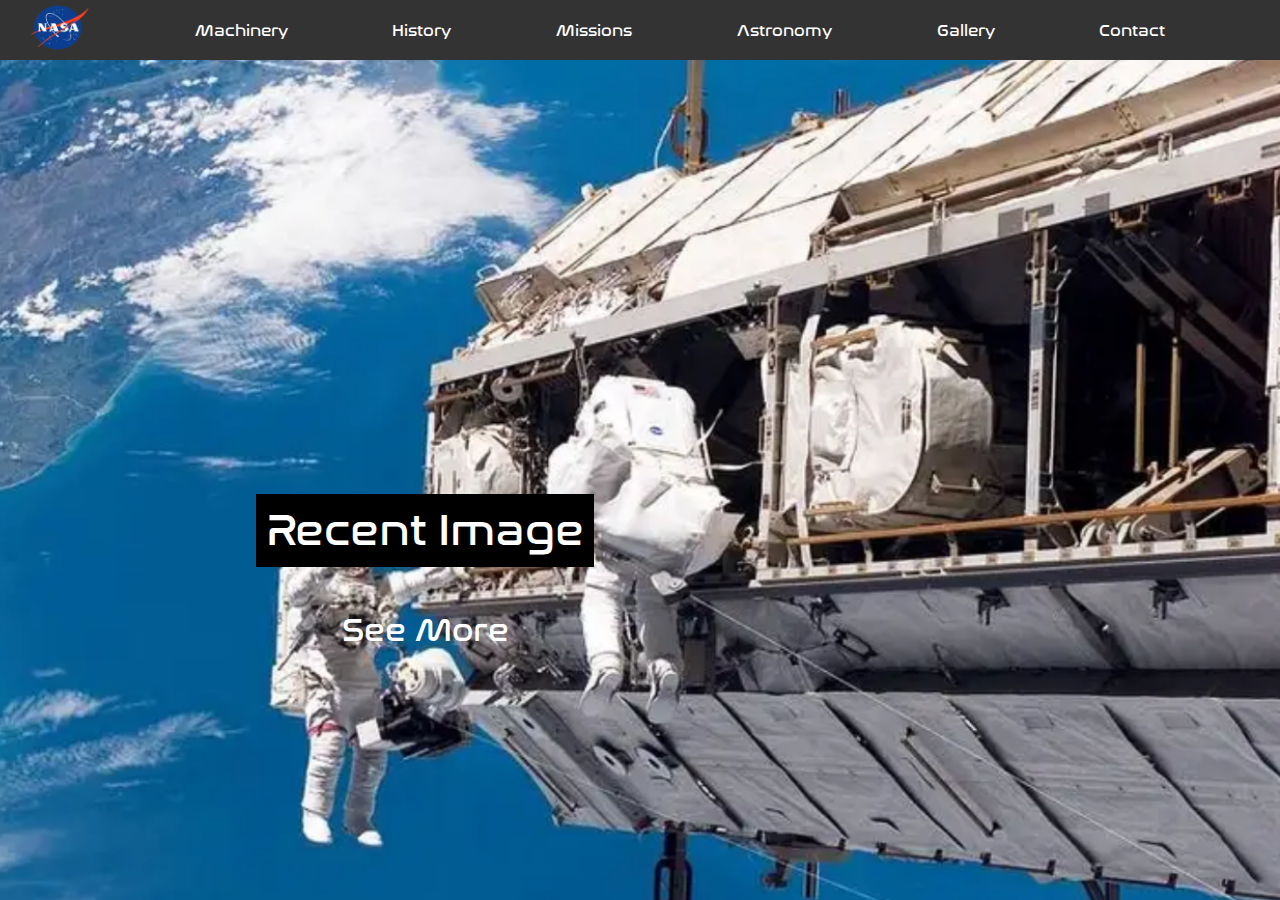
<file: docs/Nasa-main/Pages/index.html>
<!DOCTYPE html>
<html lang="en">
<head>
    <meta charset='utf-8'>
    <title>NASA</title>
    <meta name='viewport' content='width=device-width, initial-scale=1'>
    <link rel='stylesheet' type='text/css' media='screen' href='../Styles/index.css'>
</head>
<body>

    <!-- Menu -->
    <header>
        <a href="index.html" class="logo">
            <img src="../Images/logo.png" alt="NASA Logo" width="60" height="50">
        </a>
        <nav>
            <a href="machinery.html">Machinery</a>
            <a href="history.html">History</a>
            <a href="missions.html">Missions</a>
            <a href="astronomy.html">Astronomy</a>
            <a href="gallery.html">Gallery</a>
            <a href="contact.html">Contact</a>
        </nav>
    </header>

    <!-- Centered Content -->
    <div class="content">
        <p class="recent-image">Recent Image</p>
        <p class="see-more">See More</p>
    </div>

</body>
</html>
</file>
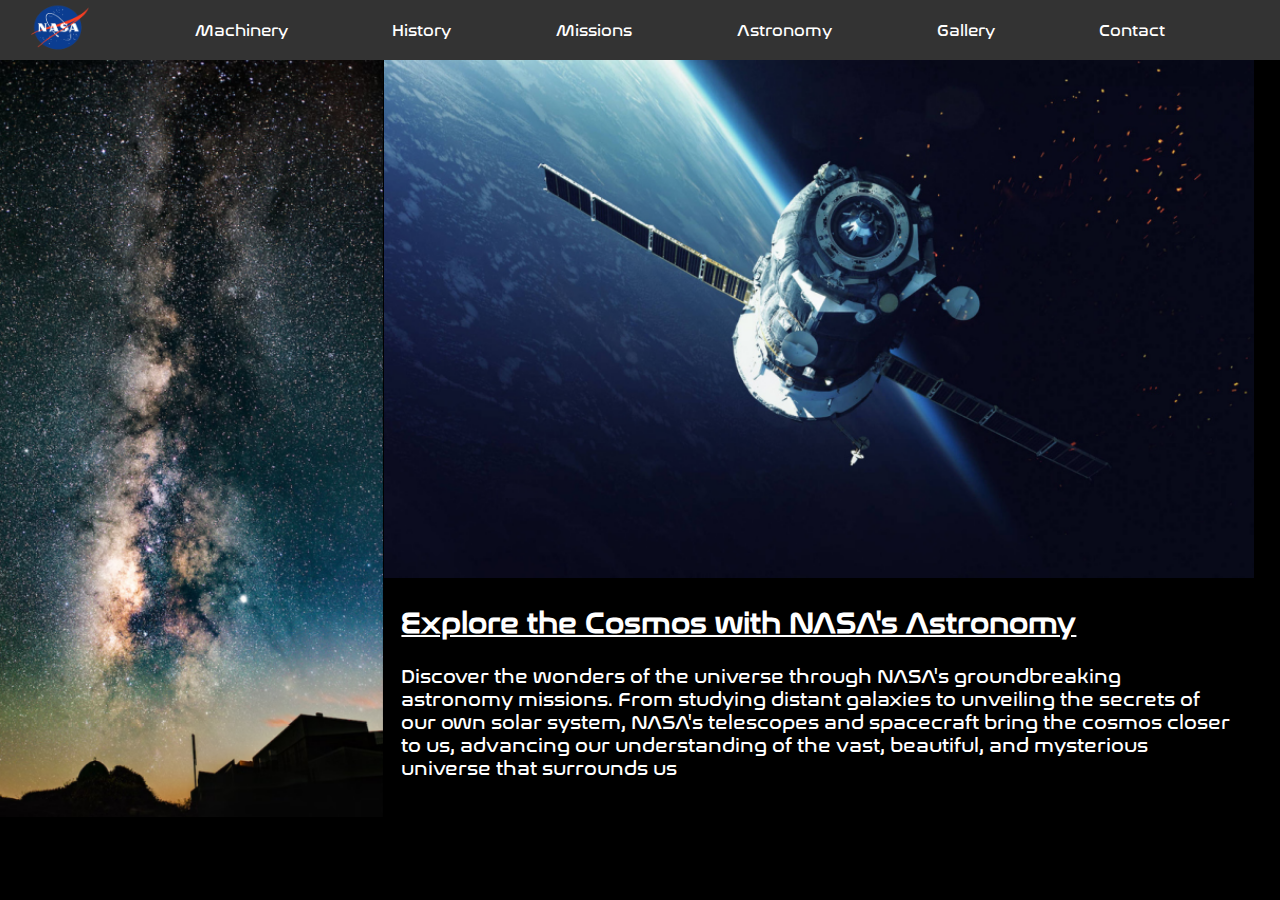
<file: docs/Nasa-main/Pages/astronomy.html>
<!DOCTYPE html>
<html lang="en">
<head>
    <meta charset='utf-8'>
    <title>Missions</title>
    <meta name='viewport' content='width=device-width, initial-scale=1'>
    <link rel='stylesheet' type='text/css' media='screen' href='../Styles/astronomy.css'>
</head>
<body>

    <!-- Menu -->
    <header>
        <a href="index.html" class="logo">
            <img src="../Images/logo.png" alt="NASA Logo" width="60" height="50">
        </a>
        <nav>
            <a href="machinery.html">Machinery</a>
            <a href="history.html">History</a>
            <a href="missions.html">Missions</a>
            <a href="astronomy.html">Astronomy</a>
            <a href="gallery.html">Gallery</a>
            <a href="contact.html">Contact</a>
        </nav>
    </header>

    <div class="container">
        <div class="container-left">
            <img src="../Images/astronomy_1.png">
        </div>
        <div class="container-right">
            <img src="../Images/astronomy_2.png">
            <div class="container-right-text">
                <h2>Explore the Cosmos with NASA's Astronomy</h2>
                <p>
                    Discover the wonders of the universe through NASA's groundbreaking astronomy missions.
                    From studying distant galaxies to unveiling the secrets of our own solar system, NASA's
                    telescopes and spacecraft bring the cosmos closer to us, advancing our understanding of the
                    vast, beautiful, and mysterious universe that surrounds us
                </p>
            </div>
        </div>
    </div>

</body>
</html>
</file>
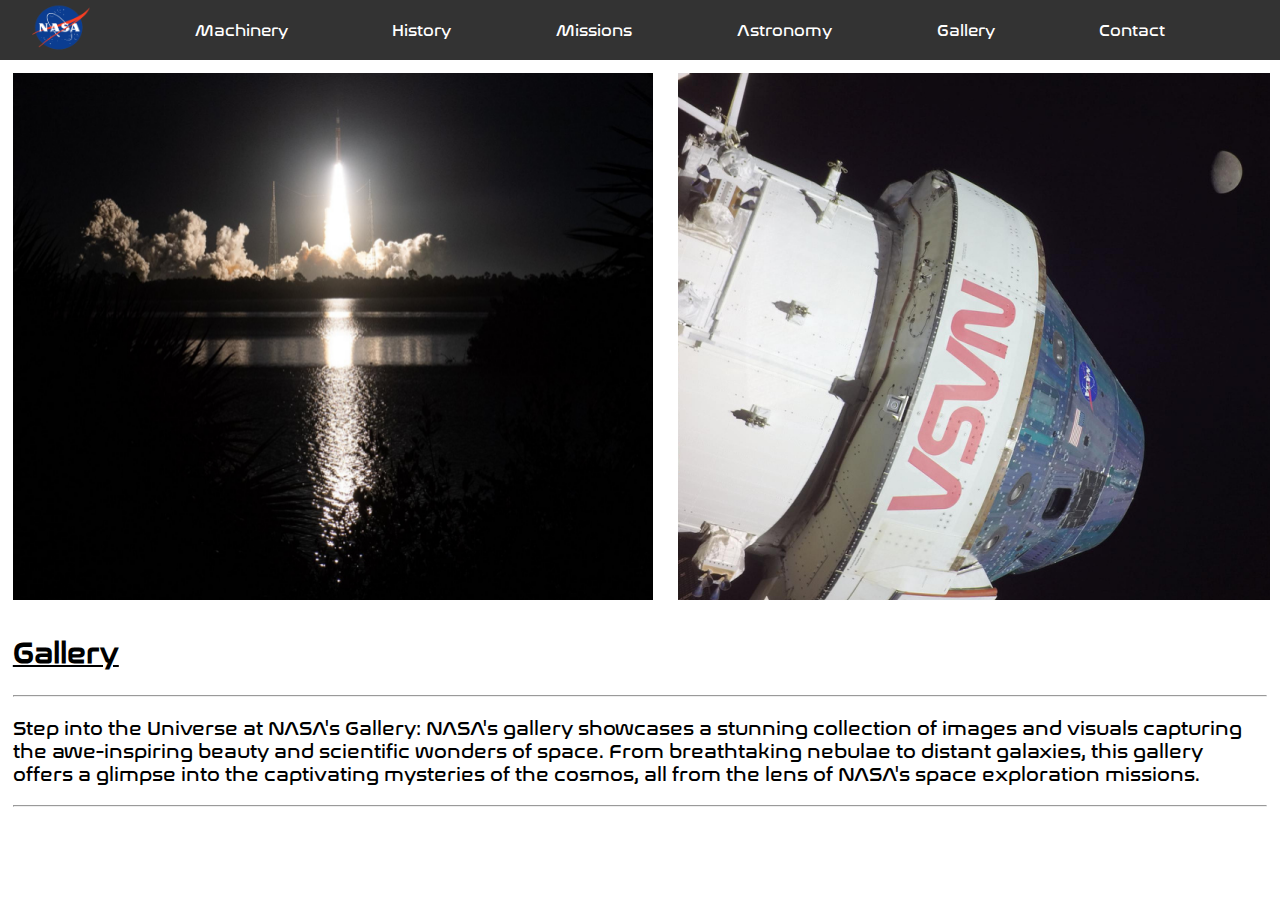
<file: docs/Nasa-main/Pages/gallery.html>
<!DOCTYPE html>
<html lang="en">
<head>
    <meta charset='utf-8'>
    <title>Missions</title>
    <meta name='viewport' content='width=device-width, initial-scale=1'>
    <link rel='stylesheet' type='text/css' media='screen' href='../Styles/gallery.css'>
</head>
<body>

    <!-- Menu -->
    <header>
        <a href="index.html" class="logo">
            <img src="../Images/logo.png" alt="NASA Logo" width="60" height="50">
        </a>
        <nav>
            <a href="machinery.html">Machinery</a>
            <a href="history.html">History</a>
            <a href="missions.html">Missions</a>
            <a href="astronomy.html">Astronomy</a>
            <a href="gallery.html">Gallery</a>
            <a href="contact.html">Contact</a>
        </nav>
    </header>

    <div class="container">
        <div class="container-top">
            <img width="50%" src="../Images/gallery_1.png">
            <img width="50%" src="../Images/gallery_2.png">
        </div>
        <div class="container-bottom">
            <h2>Gallery</h2>
            <hr>
            <p>
                Step into the Universe at NASA's Gallery: NASA's gallery showcases a stunning collection of images and visuals capturing the
                awe-inspiring beauty and scientific wonders of space. From breathtaking nebulae to distant galaxies, this gallery offers a
                glimpse into the captivating mysteries of the cosmos, all from the lens of NASA's space exploration missions.
            </p>
            <hr>
        </div>
    </div>
    
</body>
</html>
</file>
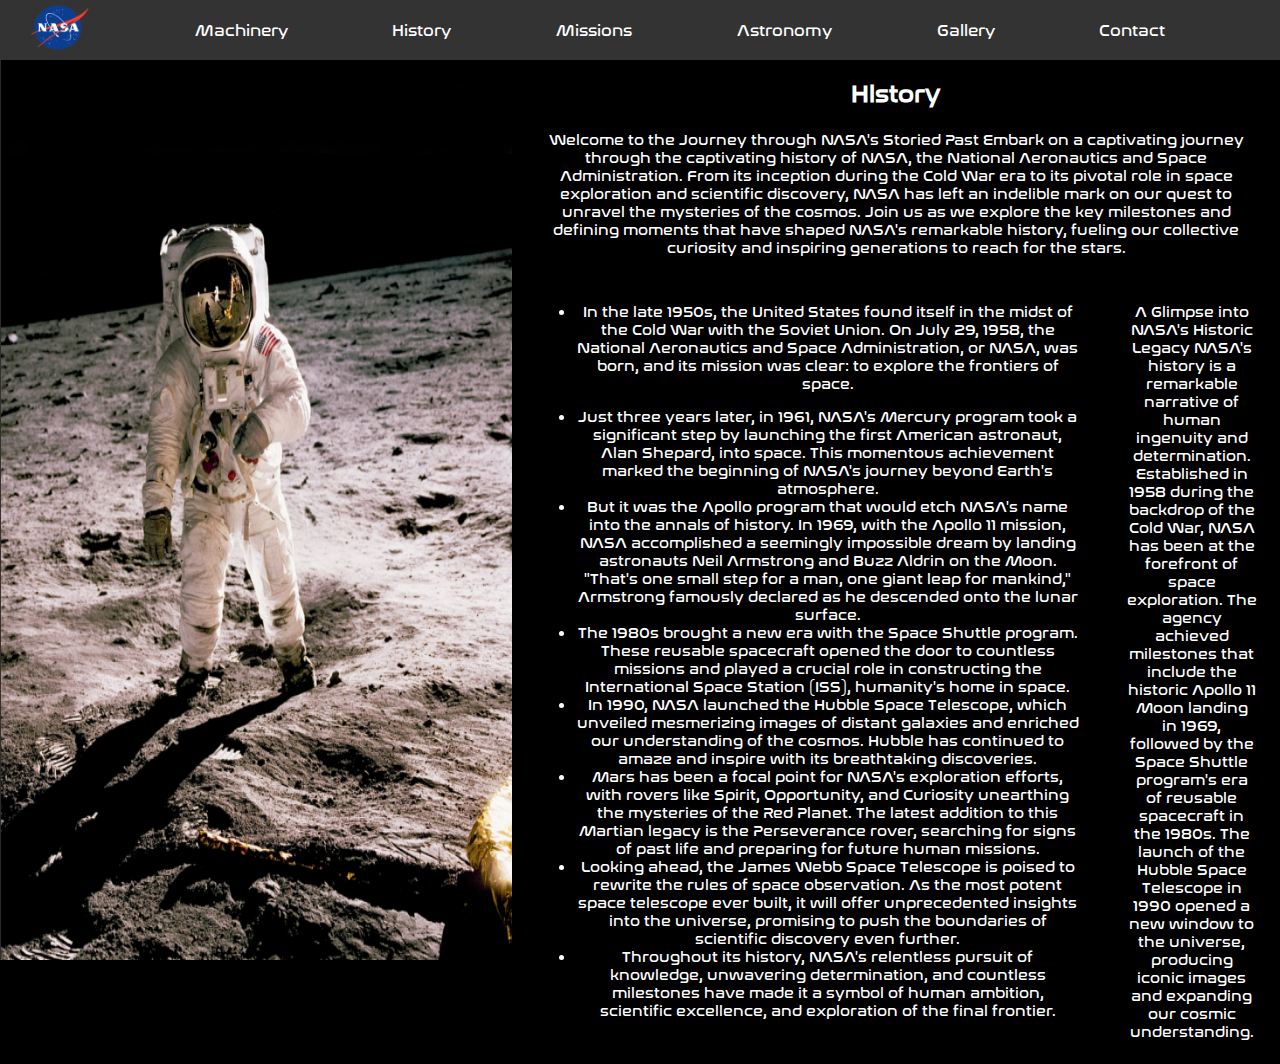
<file: docs/Nasa-main/Pages/history.html>
<!DOCTYPE html>
<html lang="en">
<head>
    <meta charset="utf-8">
    <title>History</title>
    <meta name="viewport" content="width=device-width, initial-scale=1">
    <link rel="stylesheet" type="text/css" media="screen" href="../Styles/history.css">
</head>
<body>

    <!-- Menu -->
    <header>
        <a href="index.html" class="logo">
            <img src="../Images/logo.png" alt="NASA Logo" width="60" height="50">
        </a>
        <nav>
            <a href="machinery.html">Machinery</a>
            <a href="history.html">History</a>
            <a href="missions.html">Missions</a>
            <a href="astronomy.html">Astronomy</a>
            <a href="gallery.html">Gallery</a>
            <a href="contact.html">Contact</a>
        </nav>
    </header>

    <!-- Content -->
    <div class="content">
        <img src="../Images/history.png" alt="Image">

        <div class="right-column">
            <div class="content-top">
                <h2>History</h2>
                <p class="text text-top">
                    Welcome to the Journey through NASA's Storied Past
                    Embark on a captivating journey through the captivating history of NASA, the National Aeronautics and Space
                    Administration. From its inception during the Cold War era to its pivotal role in space exploration and scientific discovery,
                    NASA has left an indelible mark on our quest to unravel the mysteries of the cosmos. Join us as we explore the key
                    milestones and defining moments that have shaped NASA's remarkable history, fueling our collective curiosity and inspiring
                    generations to reach for the stars.
                </p>
            </div>
            <div class="content-bottom">
                <ul class="text text-bottom-left">
                    <li>In the late 1950s, the United States found itself in the midst of the Cold War with the Soviet Union. On July 29, 1958, the National Aeronautics and Space Administration, or NASA, was born, and its mission was clear: to explore the frontiers of space.</p>
                    <li>Just three years later, in 1961, NASA's Mercury program took a significant step by launching the first American astronaut, Alan Shepard, into space. This momentous achievement marked the beginning of NASA's journey beyond Earth's atmosphere.</li>
                    <li>But it was the Apollo program that would etch NASA's name into the annals of history. In 1969, with the Apollo 11 mission, NASA accomplished a seemingly impossible dream by landing astronauts Neil Armstrong and Buzz Aldrin on the Moon. "That's one small step for a man, one giant leap for mankind," Armstrong famously declared as he descended onto the lunar surface.</li>
                    <li>The 1980s brought a new era with the Space Shuttle program. These reusable spacecraft opened the door to countless missions and played a crucial role in constructing the International Space Station (ISS), humanity's home in space.</li>
                    <li>In 1990, NASA launched the Hubble Space Telescope, which unveiled mesmerizing images of distant galaxies and enriched our understanding of the cosmos. Hubble has continued to amaze and inspire with its breathtaking discoveries.</li>
                    <li>Mars has been a focal point for NASA's exploration efforts, with rovers like Spirit, Opportunity, and Curiosity unearthing the mysteries of the Red Planet. The latest addition to this Martian legacy is the Perseverance rover, searching for signs of past life and preparing for future human missions.</li>
                    <li>Looking ahead, the James Webb Space Telescope is poised to rewrite the rules of space observation. As the most potent space telescope ever built, it will offer unprecedented insights into the universe, promising to push the boundaries of scientific discovery even further.</li>
                    <li>Throughout its history, NASA's relentless pursuit of knowledge, unwavering determination, and countless milestones have made it a symbol of human ambition, scientific excellence, and exploration of the final frontier.</p>
                </ul>
                <p class="text text-bottom-right">
                    A Glimpse into NASA's
                    Historic Legacy
                    NASA's history is a
                    remarkable narrative of
                    human ingenuity and
                    determination.
                    Established in 1958
                    during the backdrop of
                    the Cold War, NASA has
                    been at the forefront of
                    space exploration. The
                    agency achieved
                    milestones that include
                    the historic Apollo 11
                    Moon landing in 1969,
                    followed by the Space
                    Shuttle program's era of
                    reusable spacecraft in
                    the 1980s. The launch of
                    the Hubble Space
                    Telescope in 1990
                    opened a new window
                    to the universe,
                    producing iconic
                    images and expanding
                    our cosmic
                    understanding.
                </p>
            </div>
        </div>
    </div>

</body>
</html>
</file>
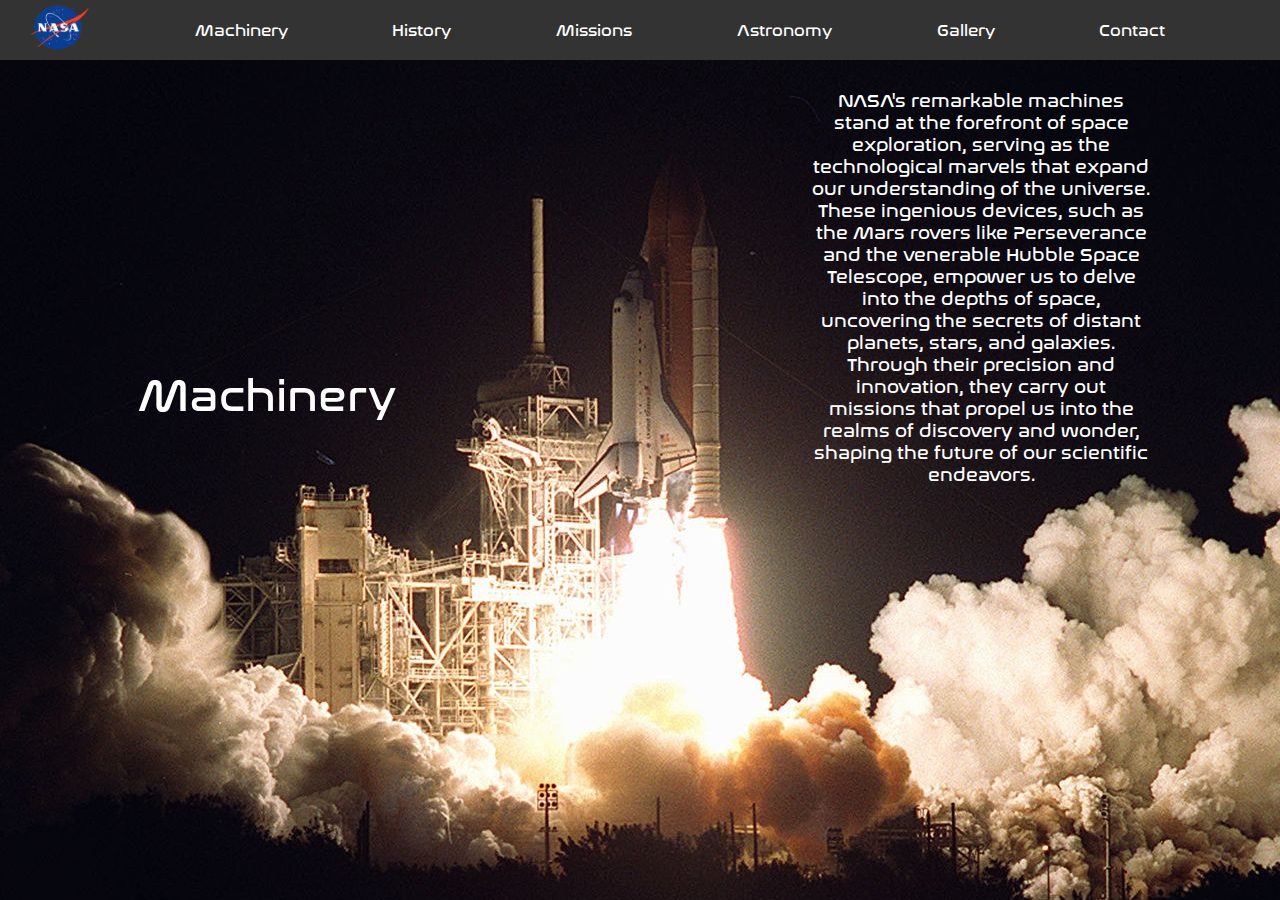
<file: docs/Nasa-main/Pages/machinery.html>
<!DOCTYPE html>
<html lang="en">
<head>
    <meta charset="utf-8">
    <title>Machinery</title>
    <meta name="viewport" content="width=device-width, initial-scale=1">
    <link rel="stylesheet" type="text/css" media="screen" href="../Styles/machinery.css">
</head>
<body>

    <!-- Menu -->
    <header>
        <a href="index.html" class="logo">
            <img src="../Images/logo.png" alt="NASA Logo" width="60" height="50">
        </a>
        <nav>
            <a href="machinery.html">Machinery</a>
            <a href="history.html">History</a>
            <a href="missions.html">Missions</a>
            <a href="astronomy.html">Astronomy</a>
            <a href="gallery.html">Gallery</a>
            <a href="contact.html">Contact</a>
        </nav>
    </header>

    <!-- Content -->
    <div class="content">
        <div class="column">
            <p class="content-title">Machinery</p>
        </div>
        <div class="column">
        </div>
        <div class="column">
            <p class="content-text">NASA's remarkable machines stand at the forefront of space exploration, serving as the technological marvels that expand our understanding of the universe. These ingenious devices, such as the Mars rovers like Perseverance and the venerable Hubble Space Telescope, empower us to delve into the depths of space, uncovering the secrets of distant planets, stars, and galaxies. Through their precision and innovation, they carry out missions that propel us into the realms of discovery and wonder, shaping the future of our scientific endeavors.</p>
        </div>
    </div>

</body>
</html>
</file>
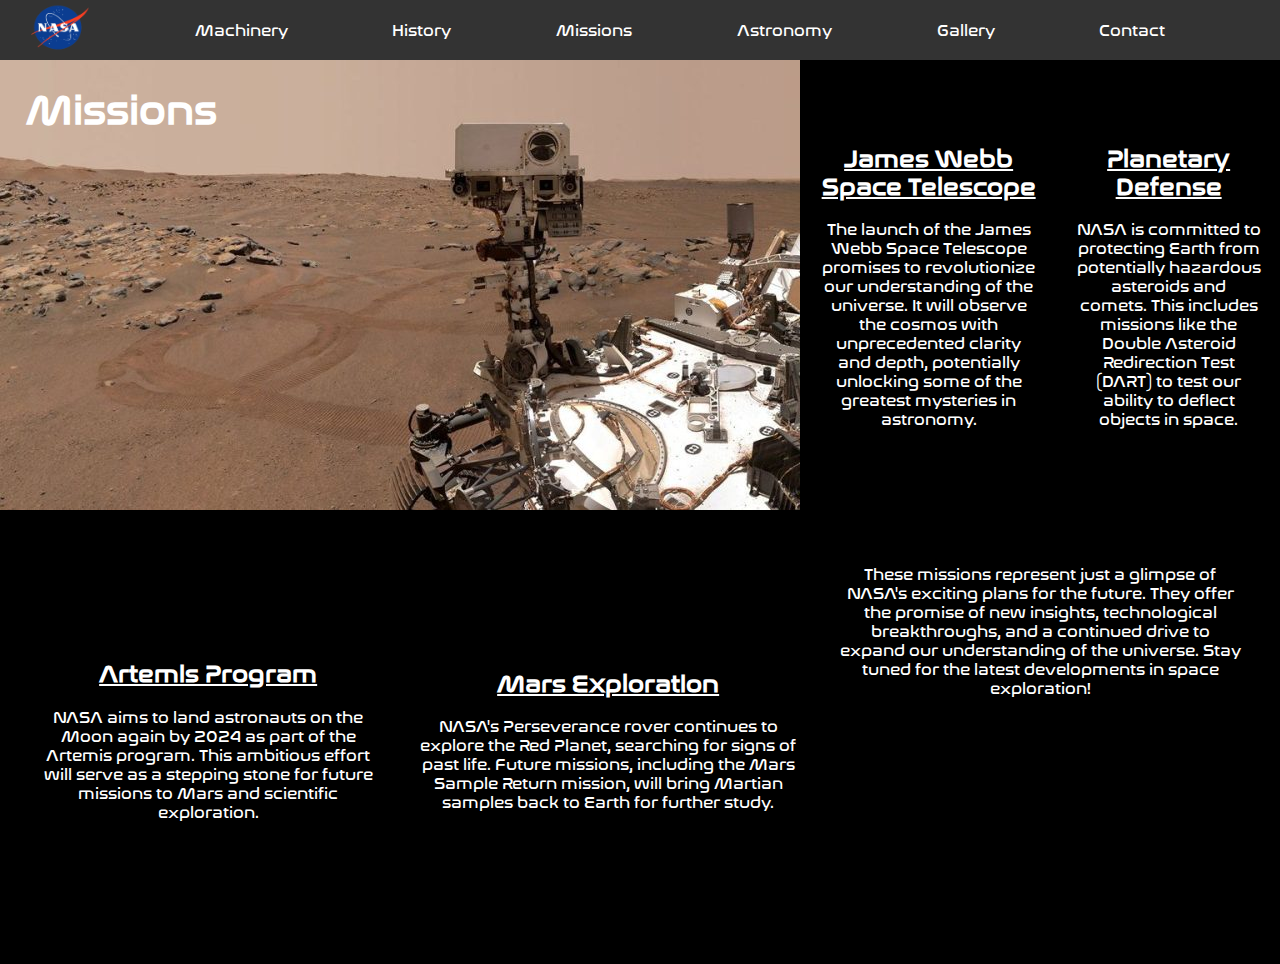
<file: docs/Nasa-main/Pages/missions.html>
<!DOCTYPE html>
<html lang="en">
<head>
    <meta charset='utf-8'>
    <title>Missions</title>
    <meta name='viewport' content='width=device-width, initial-scale=1'>
    <link rel='stylesheet' type='text/css' media='screen' href='../Styles/missions.css'>
</head>
<body>

    <!-- Menu -->
    <header>
        <a href="index.html" class="logo">
            <img src="../Images/logo.png" alt="NASA Logo" width="60" height="50">
        </a>
        <nav>
            <a href="machinery.html">Machinery</a>
            <a href="history.html">History</a>
            <a href="missions.html">Missions</a>
            <a href="astronomy.html">Astronomy</a>
            <a href="gallery.html">Gallery</a>
            <a href="contact.html">Contact</a>
        </nav>
    </header>

    <div class="content">
        <div class="content-left">
            <div class="content-left-top">
                <h1>Missions</h1>
                <img src="../Images/missions.jpg">
            </div>
            <div class="content-left-bottom">
                <div class="content-left-bottom-text-left">
                    <h2>Artemis Program</h2>
                    <p>NASA aims to land
                        astronauts on the Moon
                        again by 2024 as part of
                        the Artemis program.
                        This ambitious effort will
                        serve as a stepping
                        stone for future missions
                        to Mars and scientific
                        exploration.
                        </p>
                </div>
                <div class="content-left-bottom-text-right">
                    <h2>Mars Exploration</h2>
                    <p>NASA's Perseverance
                        rover continues to
                        explore the Red
                        Planet, searching for
                        signs of past life.
                        Future missions,
                        including the Mars
                        Sample Return
                        mission, will bring
                        Martian samples
                        back to Earth for
                        further study.
                        </p>
                </div>
            </div>
        </div>

        <div class="content-right">
            <div class="content-right-top">
                <div class="content-right-top-text-left">
                    <h2>James Webb Space
                        Telescope</h2>
                    <p>
                        The launch of the
                        James Webb
                        Space Telescope
                        promises to
                        revolutionize our
                        understanding of
                        the universe. It
                        will observe the
                        cosmos with
                        unprecedented
                        clarity and depth,
                        potentially
                        unlocking some
                        of the greatest
                        mysteries in
                        astronomy.
                    </p>
                </div>
                <div class="content-right-top-text-right">
                    <h2>Planetary Defense</h2>
                    <p>
                        NASA is committed to
                        protecting Earth from
                        potentially hazardous
                        asteroids and comets.
                        This includes missions
                        like the Double
                        Asteroid Redirection
                        Test (DART) to test our
                        ability to deflect
                        objects in space.
                    </p>
                </div>
            </div>
            <div class="content-right-bottom">
                <p>
                    These missions represent just a glimpse of NASA's
                    exciting plans for the future. They offer the promise of
                    new insights, technological breakthroughs, and a
                    continued drive to expand our understanding of the
                    universe. Stay tuned for the latest developments in space
                    exploration!
                </p>
            </div>
        </div>
    </div>

</body>
</html>
</file>
<file: docs/Nasa-main/Styles/index.css>
body {
    margin: 0;
    padding: 0;
    font-family: 'Nasalization', sans-serif;

    /* Background */
    background-image: url('../Images/background.png');
    background-size: cover;
    background-position: right;
    background-attachment: fixed;
}

/* Header */
header {
    background-color: #333;
    height: 60px;
    display: flex;
    align-items: center;
    padding: 0 20px;
}
header a {
    text-decoration: none;
    color: white;
    padding: 10px;
}
header nav {
    flex-grow: 1;
    display: flex;
    justify-content: space-evenly;
}

/* Content */
.content {
    /* Positioning */
    display: flex;
    position: absolute;
    top: 50%;
    left: 20%;

    /* Direction */
    flex-direction: column;
    flex-wrap: wrap;
    align-items: center;
}
.recent-image {
    background-color: black;
    color: white;
    padding: 10px;
    font-size: 44px;
}
.see-more {
    background-color: transparent;
    color: white;
    font-size: 32px;
    margin: 0;
}

/* Font */
@font-face {
    font-family: 'Nasalization';
    src: url('../Fonts/nasalization.otf') format('opentype');
}
</file>
<file: docs/Nasa-main/Styles/astronomy.css>
body {
    margin: 0;
    padding: 0;
    font-family: 'Nasalization', sans-serif;
    background-color: black;
}

/* Header */
header {
    background-color: #333;
    height: 60px;
    display: flex;
    align-items: center;
    padding: 0 20px;
}
header a {
    text-decoration: none;
    color: white;
    padding: 10px;
}
header nav {
    flex-grow: 1;
    display: flex;
    justify-content: space-evenly;
}

/* */
.container {
    display: flex;
}
h2 {
    text-decoration-line: underline;
}

/* */
.container-left {
    width: 30%;
}
.container-left img {
    width: 100%;
}
.container-right {
    width: 68%;
}
.container-right img {
    width: 100%;
}

/* */
.container-right {
    color: white;
}
.container-right-text {
    margin: 2%;
    font-size: larger;
}

/* Font */
@font-face {
    font-family: 'Nasalization';
    src: url('../Fonts/nasalization.otf') format('opentype');
}
</file>
<file: docs/Nasa-main/Styles/gallery.css>
body {
    margin: 0;
    padding: 0;
    font-family: 'Nasalization', sans-serif;
}

/* Header */
header {
    background-color: #333;
    height: 60px;
    display: flex;
    align-items: center;
    padding: 0 20px;
}
header a {
    text-decoration: none;
    color: white;
    padding: 10px;
}
header nav {
    flex-grow: 1;
    display: flex;
    justify-content: space-evenly;
}

img, .container-bottom {
    margin: 1%;
    font-size: larger;
}
h2 {
    text-decoration-line: underline;
}

.container-top {
    display: flex;
}

/* Font */
@font-face {
    font-family: 'Nasalization';
    src: url('../Fonts/nasalization.otf') format('opentype');
}
</file>
<file: docs/Nasa-main/Styles/history.css>
body {
    margin: 0;
    padding: 0;
    font-family: 'Nasalization', sans-serif;
    background-color: black;
}

/* Header */
header {
    background-color: #333;
    height: 60px;
    display: flex;
    align-items: center;
    padding: 0 20px;
}
header a {
    text-decoration: none;
    color: white;
    padding: 10px;
}
header nav {
    flex-grow: 1;
    display: flex;
    justify-content: space-evenly;
}

/* Content */
.content {
    display: flex;
}
.content img {
    height: 100vh;
    width: 40%;
}
.content-top h2 {
    font-size: 24px;
    color: white;
    display: flex;
    justify-content: center;
}
.right-column {
    flex: 1; /* Take remaining space in the flex container */
}
.content-bottom {
    display: flex;
}
.text {
    margin: 3%;
    text-align: center;
    font-size: 15px;
    color: white;
}
.text-bottom-right {
    width: 100%;
}

/* Font */
@font-face {
    font-family: 'Nasalization';
    src: url('../Fonts/nasalization.otf') format('opentype');
}
</file>
<file: docs/Nasa-main/Styles/machinery.css>
body {
    margin: 0;
    padding: 0;
    font-family: 'Nasalization', sans-serif;
    background-image: url('../Images/machinery.jpg');
    background-size: cover;
    background-position: right;
    background-attachment: fixed;
}

/* Header */
header {
    background-color: #333;
    height: 60px;
    display: flex;
    align-items: center;
    padding: 0 20px;
}
header a {
    text-decoration: none;
    color: white;
    padding: 10px;
}
header nav {
    flex-grow: 1;
    display: flex;
    justify-content: space-evenly;
}

/* Content */
.content {
    display: flex;
    position: absolute;
    top: 10%;
    left: 10%;
    width: 80%;
    align-items: center;

    /* Direction */
    flex-wrap: wrap;
}
.column {
    flex: 1; /* Equal width for both columns */
}
.content-title {
    position: fixed;
    top: 40%;
    color: white;
    padding: 10px;
    font-size: 44px;
    margin: 0;
}
.content-text {
    background-color: transparent;
    color: white;
    font-size: 18px;
    margin: 0;
    text-align: center;
}

/* Font */
@font-face {
    font-family: 'Nasalization';
    src: url('../Fonts/nasalization.otf') format('opentype');
}
</file>
<file: docs/Nasa-main/Styles/missions.css>
body {
    margin: 0;
    padding: 0;
    font-family: 'Nasalization', sans-serif;
    background-color: black;
}

/* Header */
header {
    background-color: #333;
    height: 60px;
    display: flex;
    align-items: center;
    padding: 0 20px;
}
header a {
    text-decoration: none;
    color: white;
    padding: 10px;
}
header nav {
    flex-grow: 1;
    display: flex;
    justify-content: space-evenly;
}

/* Centering the content div */
.content {
    display: flex;
    justify-content: space-between;
}

/* Title */
h1 {
    font-size: 40px;
    color: white;
}

/* General */
p, h2 {
    text-align: center;
    color: white;
}
h2 {
    text-decoration-line: underline;
}

/* Top Left */
.content-left-top h1 {
    position: absolute;
    left: 2%;
}

/* Bottom Left and Top Right */
.content-left-bottom, .content-right-top {
    display: flex;
    height: 50vh;
    align-items: center;
}

.content-left-bottom-text-left, .content-right-top-text-left,
    .content-right-top-text-right, .content-right-bottom {
    margin: 4%;
}

/* Bottom Right */
.content-right-bottom {
    text-align: center;
    color: white;
    padding: 20px;
}

/* Font */
@font-face {
    font-family: 'Nasalization';
    src: url('../Fonts/nasalization.otf') format('opentype');
}
</file>
